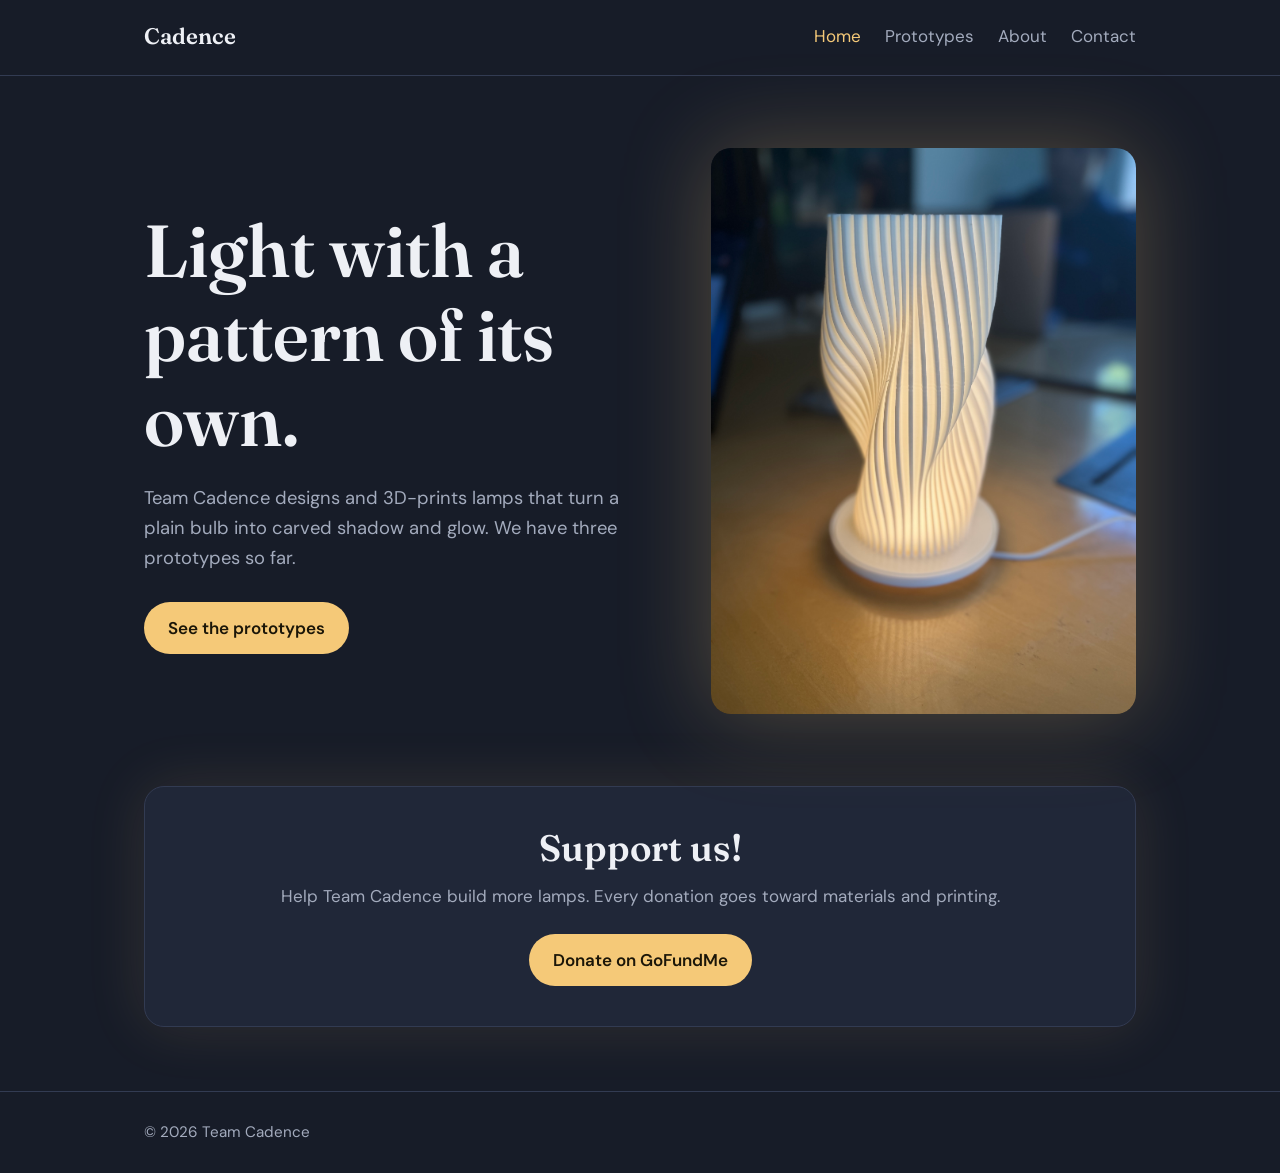
<file: index.html>
<!DOCTYPE html>
<html lang="en">
<head>
<meta charset="UTF-8">
<meta name="viewport" content="width=device-width, initial-scale=1">
<title>Cadence: 3D-printed lamps</title>
<link rel="icon" href="data:image/svg+xml,<svg xmlns=%22http://www.w3.org/2000/svg%22 viewBox=%220 0 100 100%22><text y=%22.9em%22 font-size=%2290%22>💡</text></svg>">
<link rel="preconnect" href="https://fonts.googleapis.com">
<link href="https://fonts.googleapis.com/css2?family=DM+Sans:wght@400;600&family=Fraunces:wght@600&display=swap" rel="stylesheet">
<link rel="stylesheet" href="style.css">
</head>
<body>
<header><nav>
  <a class="logo" href="/">Cadence</a>
  <ul><li><a href="/" aria-current="page">Home</a></li><li><a href="/prototypes">Prototypes</a></li><li><a href="/about">About</a></li><li><a href="/contact">Contact</a></li></ul>
</nav></header>
<main class="wrap">
<div class="hero">
  <div>
    <h1>Light with a pattern of its own.</h1>
    <p>Team Cadence designs and 3D-prints lamps that turn a plain bulb into carved shadow and glow. We have three prototypes so far.</p>
    <a class="btn" href="/prototypes">See the prototypes</a>
  </div>
  <img src="images/prototype-2.jpg" alt="Twisted ribbed Cadence lamp glowing on a desk">
</div>
</main>

<div class="wrap">
  <section class="support">
    <h2>Support us!</h2>
    <p>Help Team Cadence build more lamps. Every donation goes toward materials and printing.</p>
    <a class="btn" href="https://gofund.me/fdd0813df" target="_blank" rel="noopener">Donate on GoFundMe</a>
  </section>
</div>
<footer><div class="wrap">&copy; 2026 Team Cadence</div></footer>
</body>
</html>
</file>
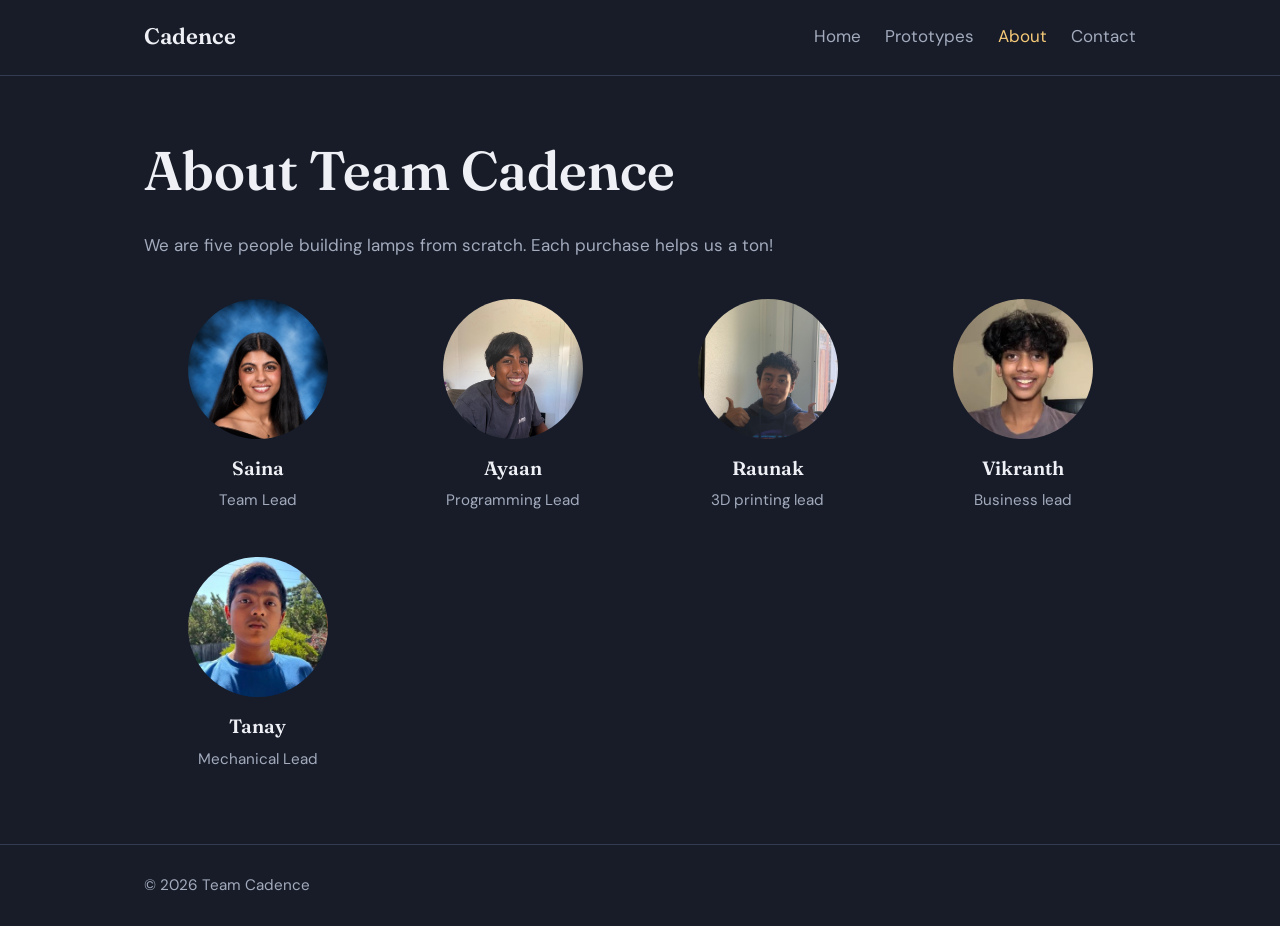
<file: about.html>
<!DOCTYPE html>
<html lang="en">
<head>
<meta charset="UTF-8">
<meta name="viewport" content="width=device-width, initial-scale=1">
<title>About | Cadence</title>
<link rel="icon" href="data:image/svg+xml,<svg xmlns=%22http://www.w3.org/2000/svg%22 viewBox=%220 0 100 100%22><text y=%22.9em%22 font-size=%2290%22>💡</text></svg>">
<link rel="preconnect" href="https://fonts.googleapis.com">
<link href="https://fonts.googleapis.com/css2?family=DM+Sans:wght@400;600&family=Fraunces:wght@600&display=swap" rel="stylesheet">
<link rel="stylesheet" href="style.css">
</head>
<body>
<header><nav>
  <a class="logo" href="/">Cadence</a>
  <ul><li><a href="/">Home</a></li><li><a href="/prototypes">Prototypes</a></li><li><a href="/about" aria-current="page">About</a></li><li><a href="/contact">Contact</a></li></ul>
</nav></header>
<main class="wrap">
<section>
  <h1 class="page-title">About Team Cadence</h1>
  <p style="margin-top:14px">We are five people building lamps from scratch. Each purchase helps us a ton! </p>

  <!-- To add a photo: put it in the images folder, then replace the letter inside
       <span class="photo"><img src="images/ayaan.jpg" alt="Ayaan"></span> with <span class="photo"><img src="images/ayaan.jpg" alt="Ayaan"></span> -->
  <div class="team">
  
   <button class="member" data-open="bio-saina">
    <span class="photo"><img src="images/saina.jpeg" alt="Saina"></span>
    <span class="name">Saina</span>
    <span class="role">Team Lead</span>
  </button>

    <button class="member" data-open="bio-ayaan">
    <span class="photo"><img src="images/ayaan.jpeg" alt="Ayaan"></span>
    <span class="name">Ayaan</span>
    <span class="role">Programming Lead</span>
  </button>
  <button class="member" data-open="bio-Raunak">
    <span class="photo"><img src="images/raunak.jpeg" alt="Raunak"></span>
    <span class="name">Raunak</span>
    <span class="role">3D printing lead</span>
  </button>
  <button class="member" data-open="bio-vikranth">
    <span class="photo"><img src="images/vikranth.jpg" alt="Vikranth"></span>
    <span class="name">Vikranth</span>
    <span class="role">Business lead</span>
  </button>
  <button class="member" data-open="bio-tanay">
    <span class="photo"><img src="images/tanay.jpg" alt="Tanay"></span>
    <span class="name">Tanay</span>
    <span class="role">Mechanical Lead</span>
  </button>
  </div>

<dialog class="bio" id="bio-ayaan">
  <h2>Ayaan</h2>
  <p>Ayaan is a freshman at Archbishop Mitty High School. He loves programming and knows C++, JavaScript, Java, Python, and more. Outside of coding, he plays guitar, loves music, and takes part in speech and debate, along with plenty of other activities.</p>
  <button class="close">Close</button>
</dialog>

<dialog class="bio" id="bio-saina">
  <h2>Saina</h2>
  <p>Saina is a senior at Evergreen Valley High School. She loves art and design, which is one of the reasons she came up with the Cadence lamp. She also enjoys hanging out with her friends.</p>
  <button class="close">Close</button>
</dialog>

<dialog class="bio" id="bio-Raunak">
  <h2>Raunak</h2>
  <p>Raunak is a junior at Lynbrook High School. He loves 3D printing and manages the 3D printing for all of our lamps.</p>
  <button class="close">Close</button>
</dialog>

<dialog class="bio" id="bio-vikranth">
  <h2>Vikranth</h2>
  <p>Vikranth is a sophomore in Texas. He is interested in business and hopes to start his own company one day. On the team, he handles the business side of things.</p>
  <button class="close">Close</button>
</dialog>

<dialog class="bio" id="bio-tanay">
  <h2>Tanay</h2>
  <p>Tanay is a freshman at Stratford Preparatory Blackford. He is interested in mechanical engineering and enjoys working with wires and planes.</p>
  <button class="close">Close</button>
</dialog>

</section>
</main>
<footer><div class="wrap">&copy; 2026 Team Cadence</div></footer>
<script>
  document.querySelectorAll('[data-open]').forEach(btn => {
    btn.addEventListener('click', () => document.getElementById(btn.dataset.open).showModal());
  });
  document.querySelectorAll('dialog.bio').forEach(dlg => {
    dlg.querySelector('.close').addEventListener('click', () => dlg.close());
    dlg.addEventListener('click', e => { if (e.target === dlg) dlg.close(); });
  });
</script>
</body>
</html>
</file>
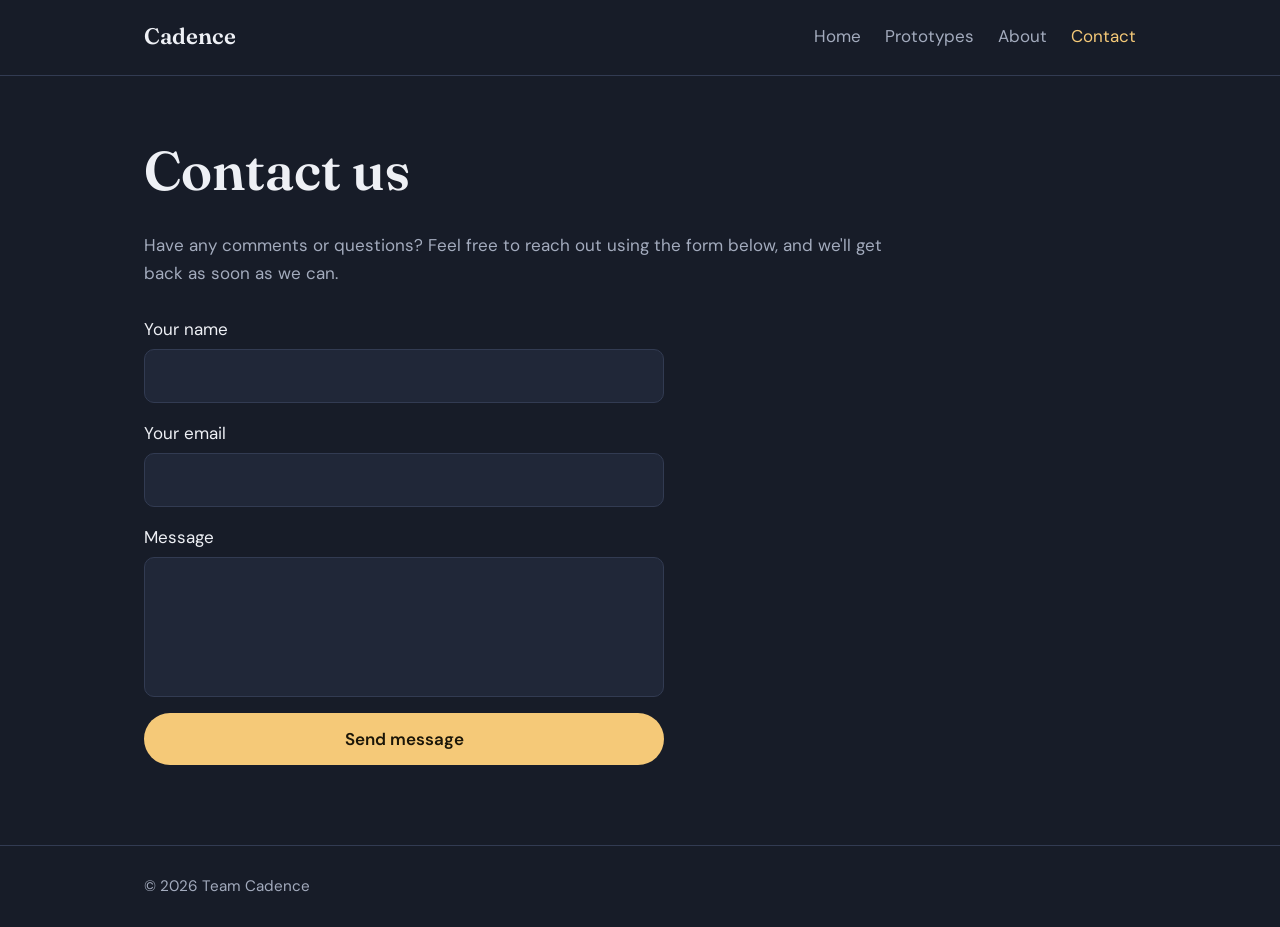
<file: contact.html>
<!DOCTYPE html>
<html lang="en">
<head>
<meta charset="UTF-8">
<meta name="viewport" content="width=device-width, initial-scale=1">
<title>Contact | Cadence</title>
<link rel="icon" href="data:image/svg+xml,<svg xmlns=%22http://www.w3.org/2000/svg%22 viewBox=%220 0 100 100%22><text y=%22.9em%22 font-size=%2290%22>💡</text></svg>">
<link rel="preconnect" href="https://fonts.googleapis.com">
<link href="https://fonts.googleapis.com/css2?family=DM+Sans:wght@400;600&family=Fraunces:wght@600&display=swap" rel="stylesheet">
<link rel="stylesheet" href="style.css">
</head>
<body>
<header><nav>
  <a class="logo" href="/">Cadence</a>
  <ul><li><a href="/">Home</a></li><li><a href="/prototypes">Prototypes</a></li><li><a href="/about">About</a></li><li><a href="/contact" aria-current="page">Contact</a></li></ul>
</nav></header>
<main class="wrap">
<section>
  <h1 class="page-title">Contact us</h1>
  <p>Have any comments or questions? Feel free to reach out using the form below, and we'll get back as soon as we can. </p>

  <!-- Replace YOUR_FORM_ID with your Formspree form ID (the end of your https://formspree.io/f/... URL) -->
  <form id="contact-form" action="https://formspree.io/f/mnppgeok" method="POST" autocomplete="off" novalidate>
    <label>Your name <input type="text" name="name" required></label>
    <label>Your email <input type="email" name="email" required></label>
    <label>Message <textarea name="message" required></textarea></label>
    <button class="btn" type="submit">Send message</button>
  </form>
  <p id="form-status" role="status"></p>
</section>
</main>
<footer><div class="wrap">&copy; 2026 Team Cadence</div></footer>
<script>
  const form = document.getElementById('contact-form');
  const status = document.getElementById('form-status');
  form.addEventListener('submit', async (e) => {
    e.preventDefault();
    form.classList.add('submitted');
    if (!form.checkValidity()) { status.textContent = ''; return; }
    status.textContent = 'Sending...';
    try {
      const res = await fetch(form.action, {
        method: 'POST',
        body: new FormData(form),
        headers: { 'Accept': 'application/json' }
      });
      if (res.ok) {
        form.reset();
        form.classList.remove('submitted');
        status.textContent = 'Thanks! Your message was sent. We will get back to you soon.';
      } else {
        status.textContent = 'Something went wrong. Please try again later.';
      }
    } catch (err) {
      status.textContent = 'Could not send. Check your connection and try again.';
    }
  });
</script>
</body>
</html>
</file>
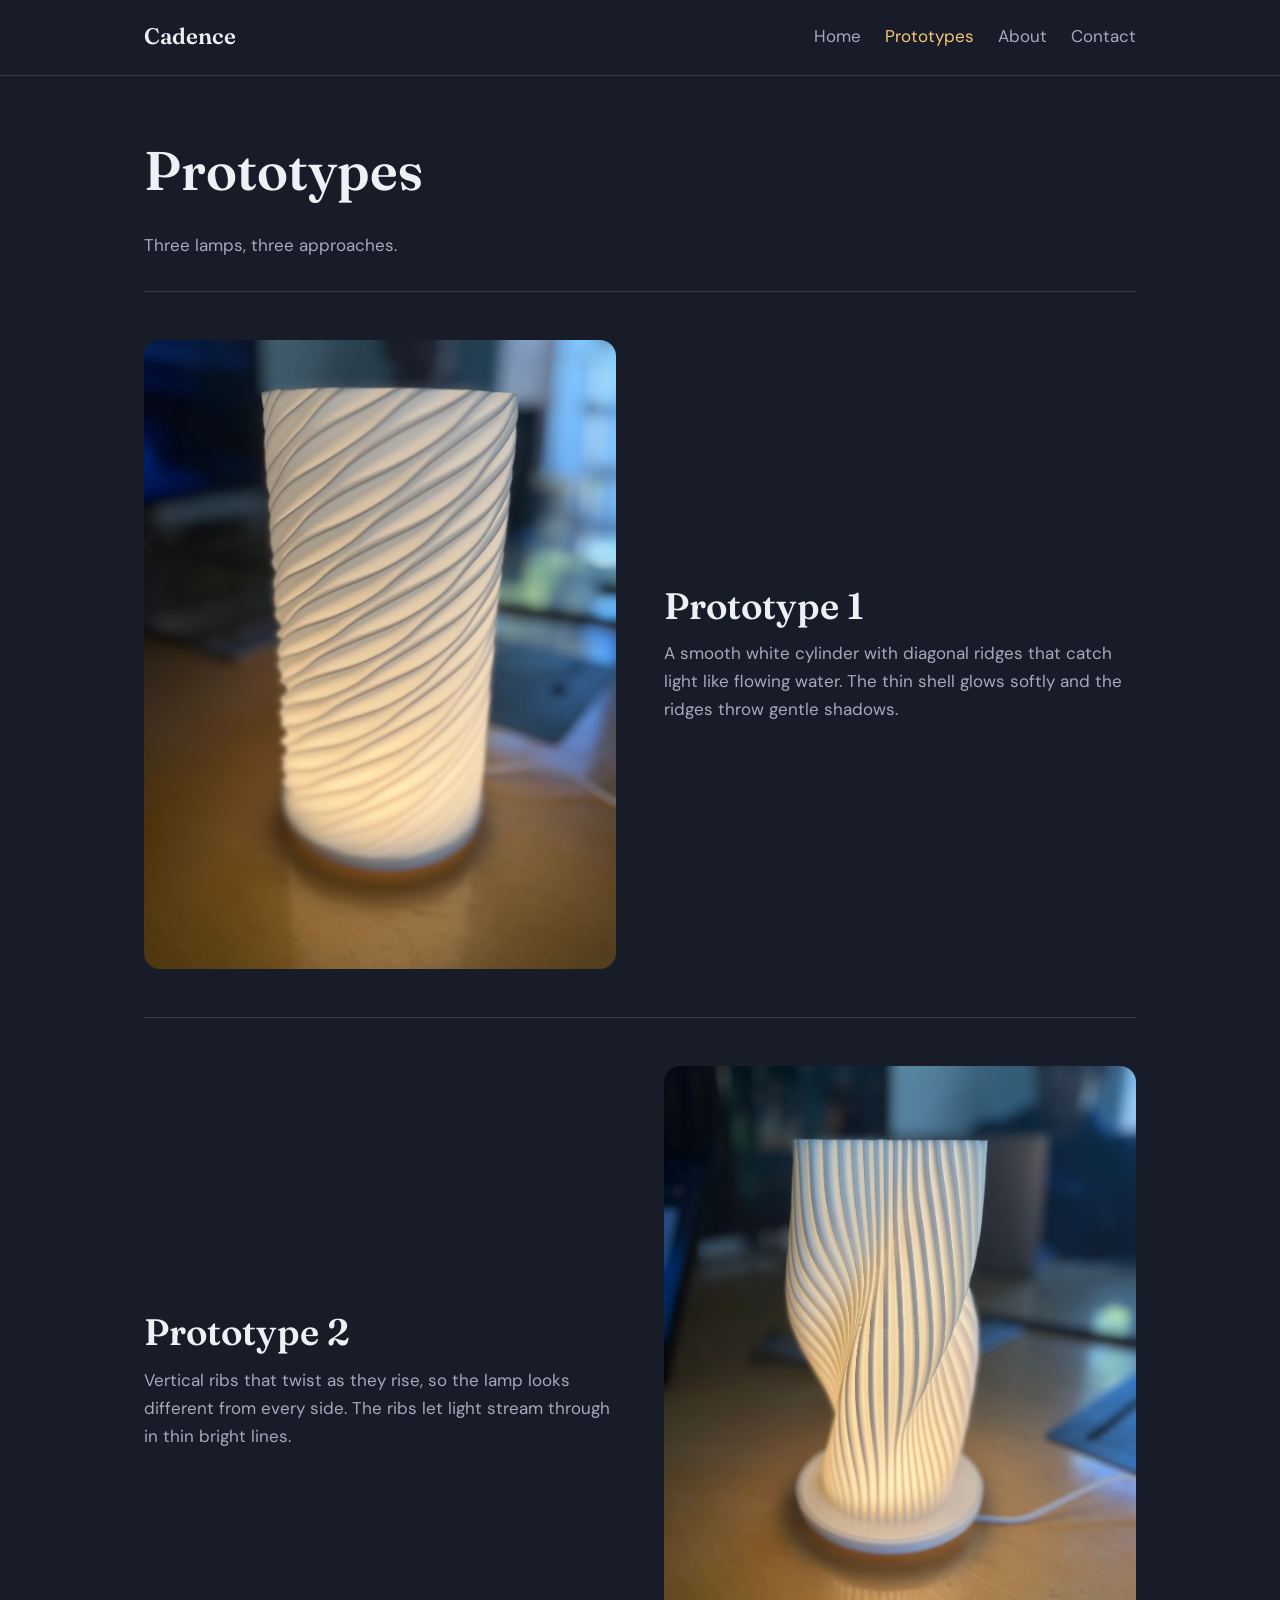
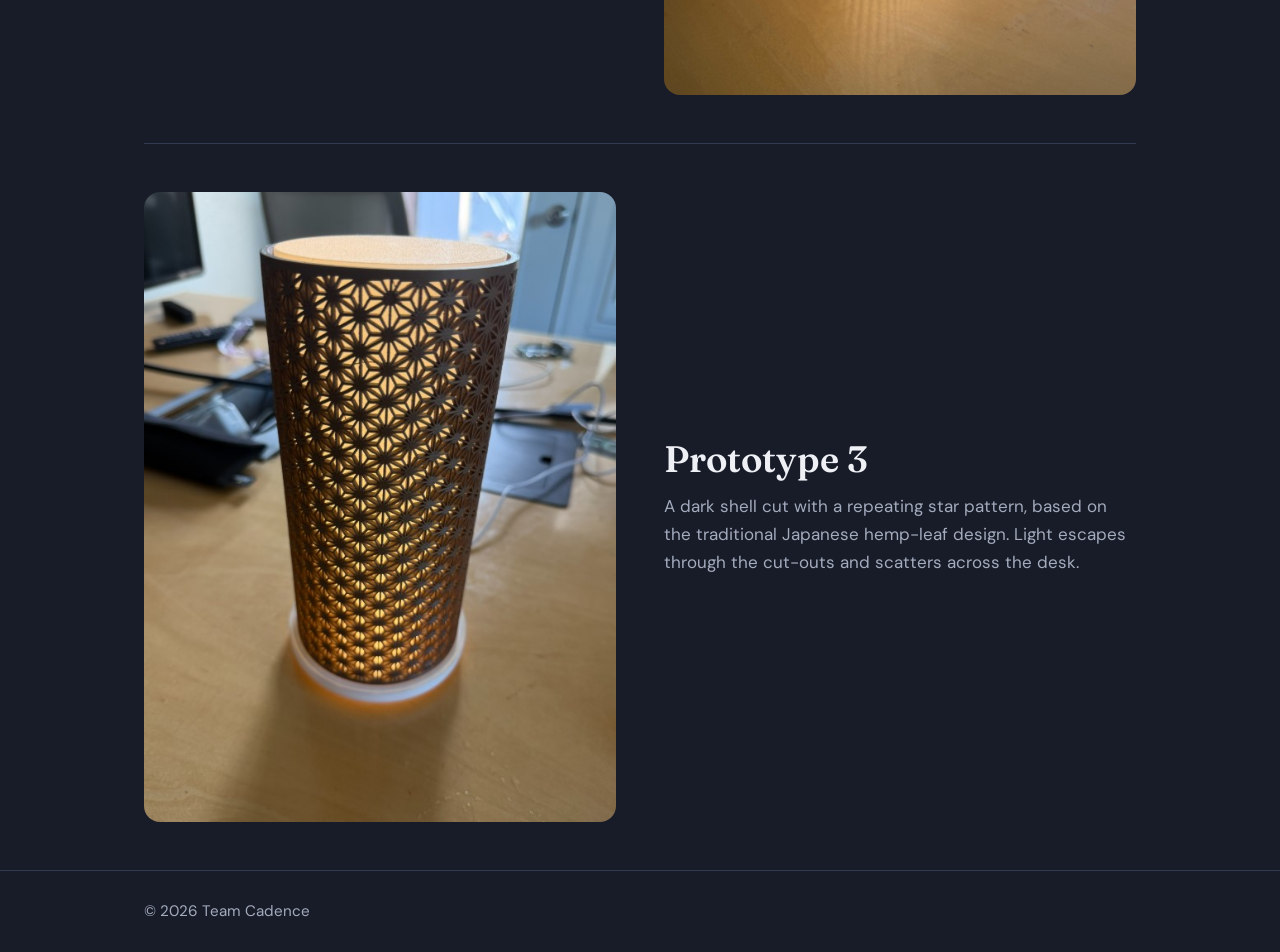
<file: prototypes.html>
<!DOCTYPE html>
<html lang="en">
<head>
<meta charset="UTF-8">
<meta name="viewport" content="width=device-width, initial-scale=1">
<title>Prototypes | Cadence</title>
<link rel="icon" href="data:image/svg+xml,<svg xmlns=%22http://www.w3.org/2000/svg%22 viewBox=%220 0 100 100%22><text y=%22.9em%22 font-size=%2290%22>💡</text></svg>">
<link rel="preconnect" href="https://fonts.googleapis.com">
<link href="https://fonts.googleapis.com/css2?family=DM+Sans:wght@400;600&family=Fraunces:wght@600&display=swap" rel="stylesheet">
<link rel="stylesheet" href="style.css">
</head>
<body>
<header><nav>
  <a class="logo" href="/">Cadence</a>
  <ul><li><a href="/">Home</a></li><li><a href="/prototypes" aria-current="page">Prototypes</a></li><li><a href="/about">About</a></li><li><a href="/contact">Contact</a></li></ul>
</nav></header>
<main class="wrap">
<section class="intro">
  <h1 class="page-title">Prototypes</h1>
  <p style="margin-top:14px">Three lamps, three approaches.</p>
</section>
<article class="proto" id="wave">
  <img src="images/prototype-1.jpg" alt="Wave prototype lit from inside">
  <div>
    <h2>Prototype 1</h2>
    <p>A smooth white cylinder with diagonal ridges that catch light like flowing water. The thin shell glows softly and the ridges throw gentle shadows.</p>
  </div>
</article>
<article class="proto" id="twist">
  <img src="images/prototype-2.jpg" alt="Twist prototype lit from inside">
  <div>
    <h2>Prototype 2</h2>
    <p>Vertical ribs that twist as they rise, so the lamp looks different from every side. The ribs let light stream through in thin bright lines.</p>
  </div>
</article>
<article class="proto" id="asanoha">
  <img src="images/prototype-3.jpg" alt="Asanoha prototype lit from inside">
  <div>
    <h2>Prototype 3</h2>
    <p>A dark shell cut with a repeating star pattern, based on the traditional Japanese hemp-leaf design. Light escapes through the cut-outs and scatters across the desk.</p>
  </div>
</article>
</main>
<footer><div class="wrap">&copy; 2026 Team Cadence</div></footer>
</body>
</html>
</file>
<file: style.css>
/* Team Cadence styles. Edit colors here. */
:root{--bg:#171c28;--panel:#202738;--text:#eef0f5;--muted:#a3abbd;--glow:#f5c978;--line:#323b52;
--serif:'Fraunces',Georgia,serif;--sans:'DM Sans',system-ui,sans-serif}
*{box-sizing:border-box;margin:0}
body{background:var(--bg);color:var(--text);font:17px/1.65 var(--sans)}
img{max-width:100%;display:block}
a{color:var(--glow)}
:focus-visible{outline:2px solid var(--glow);outline-offset:3px}
.wrap{max-width:1040px;margin:0 auto;padding:0 24px}
h1,h2,h3{font-family:var(--serif);font-weight:600;line-height:1.15}
h1{font-size:clamp(2.6rem,7vw,4.6rem)}
h2{font-size:clamp(1.7rem,4vw,2.3rem);margin-bottom:12px}
p{max-width:62ch;color:var(--muted)}
section{padding:64px 0}
.page-title{font-size:clamp(2.2rem,6vw,3.4rem)}

header{border-bottom:1px solid var(--line)}
nav{display:flex;justify-content:space-between;align-items:center;flex-wrap:wrap;gap:12px;padding:18px 24px 20px;max-width:1040px;margin:0 auto}
.logo{font-family:var(--serif);font-size:1.4rem;font-weight:600;color:var(--text);text-decoration:none}
nav ul{display:flex;gap:24px;list-style:none;padding:0}
nav ul a{color:var(--muted);text-decoration:none}
nav ul a:hover,nav ul a[aria-current]{color:var(--glow)}

.hero{display:grid;grid-template-columns:1.1fr .9fr;gap:48px;align-items:center;padding:72px 0}
.hero p{margin:20px 0 28px;font-size:1.15rem}
.hero img{border-radius:20px;box-shadow:0 0 90px rgba(245,201,120,.28);aspect-ratio:3/4;object-fit:cover}
.btn{display:inline-block;background:var(--glow);color:#1b1608;padding:12px 24px;border-radius:999px;font:inherit;font-weight:600;text-decoration:none;border:0;cursor:pointer}
.btn:hover{filter:brightness(1.08)}

.support{background:var(--panel);border:1px solid var(--line);border-radius:20px;padding:40px;margin-bottom:64px;text-align:center;box-shadow:0 0 60px rgba(245,201,120,.12)}
.support p{margin:0 auto 24px}

.intro{padding-bottom:32px}
.proto{display:grid;grid-template-columns:1fr 1fr;gap:48px;align-items:center;padding:48px 0;border-top:1px solid var(--line)}
.proto:nth-of-type(even) img{order:2}
.proto img{border-radius:16px;aspect-ratio:3/4;object-fit:cover;width:100%}
.proto dl{margin-top:20px;display:grid;grid-template-columns:auto 1fr;gap:6px 18px}
.proto dd{color:var(--muted)}

.team{display:grid;grid-template-columns:repeat(auto-fit,minmax(180px,1fr));gap:28px;margin-top:32px}
.member{background:none;border:0;color:inherit;font:inherit;cursor:pointer;display:block;width:100%;padding:8px;text-align:center;border-radius:20px;transition:background .25s ease,transform .25s ease}
.photo{width:140px;height:140px;border-radius:50%;margin:0 auto 14px;background:var(--panel);display:grid;place-items:center;font-family:var(--serif);font-size:2.4rem;color:var(--glow);overflow:hidden;transition:box-shadow .3s ease,transform .3s ease}
.photo img{width:100%;height:100%;object-fit:cover}
.member .name{display:block;font-family:var(--serif);font-size:1.2rem;font-weight:600}
.member .role{display:block;color:var(--muted);font-size:.95rem;margin-top:4px}
.member:hover,.member:focus-visible{background:rgba(245,201,120,.06);transform:translateY(-4px);outline:none}
.member:hover .photo,.member:focus-visible .photo{box-shadow:0 0 12px rgba(245,201,120,.7),0 0 40px rgba(245,201,120,.4),0 0 80px rgba(245,201,120,.2);transform:scale(1.05)}
.member:hover .name,.member:focus-visible .name{color:var(--glow)}
@media(prefers-reduced-motion:reduce){.member,.photo{transition:none}.member:hover,.member:focus-visible,.member:hover .photo{transform:none}}

dialog.bio{margin:auto;max-width:480px;width:calc(100% - 48px);background:var(--panel);color:var(--text);border:1px solid var(--line);border-radius:20px;padding:32px;box-shadow:0 0 80px rgba(245,201,120,.2)}
dialog.bio::backdrop{background:rgba(10,13,20,.75)}
dialog.bio p{margin:12px 0 24px}
dialog.bio .close{background:var(--glow);color:#1b1608;border:0;border-radius:999px;padding:10px 24px;font:inherit;font-weight:600;cursor:pointer;transition:box-shadow .25s ease,transform .25s ease}
dialog.bio .close:hover,dialog.bio .close:focus-visible{box-shadow:0 0 20px rgba(245,201,120,.6);transform:translateY(-2px)}

form{display:grid;gap:16px;max-width:520px;margin-top:28px}
label{display:grid;gap:6px}
input,textarea{background:var(--panel);border:1px solid var(--line);color:var(--text);border-radius:10px;padding:12px;font:inherit}
textarea{min-height:140px;resize:none}
.submitted input:invalid,
.submitted textarea:invalid{border-color:#ff5a5f;box-shadow:0 0 0 3px rgba(255,90,95,.25)}
#form-status{margin-top:16px;color:var(--glow)}

footer{border-top:1px solid var(--line);padding:28px 0;color:var(--muted);font-size:.95rem}
@media(max-width:760px){.hero,.proto{grid-template-columns:1fr;gap:28px}.proto:nth-of-type(even) img{order:0}}
input:user-invalid,
textarea:user-invalid{
  border-color:#ff5a5f;
  box-shadow:0 0 0 3px rgba(255,90,95,.25);
}
.submitted label:has(:invalid)::before{
  content:"Please fill this in";
  color:#ff5a5f;
  font-size:.9rem;
  order:1;
}
label input,
label textarea{order:2}
.submitted label:has(input[type="email"]:invalid)::before{
  content:"Please enter a valid email";
}
.page-title + p{margin-top:28px !important}
</file>
